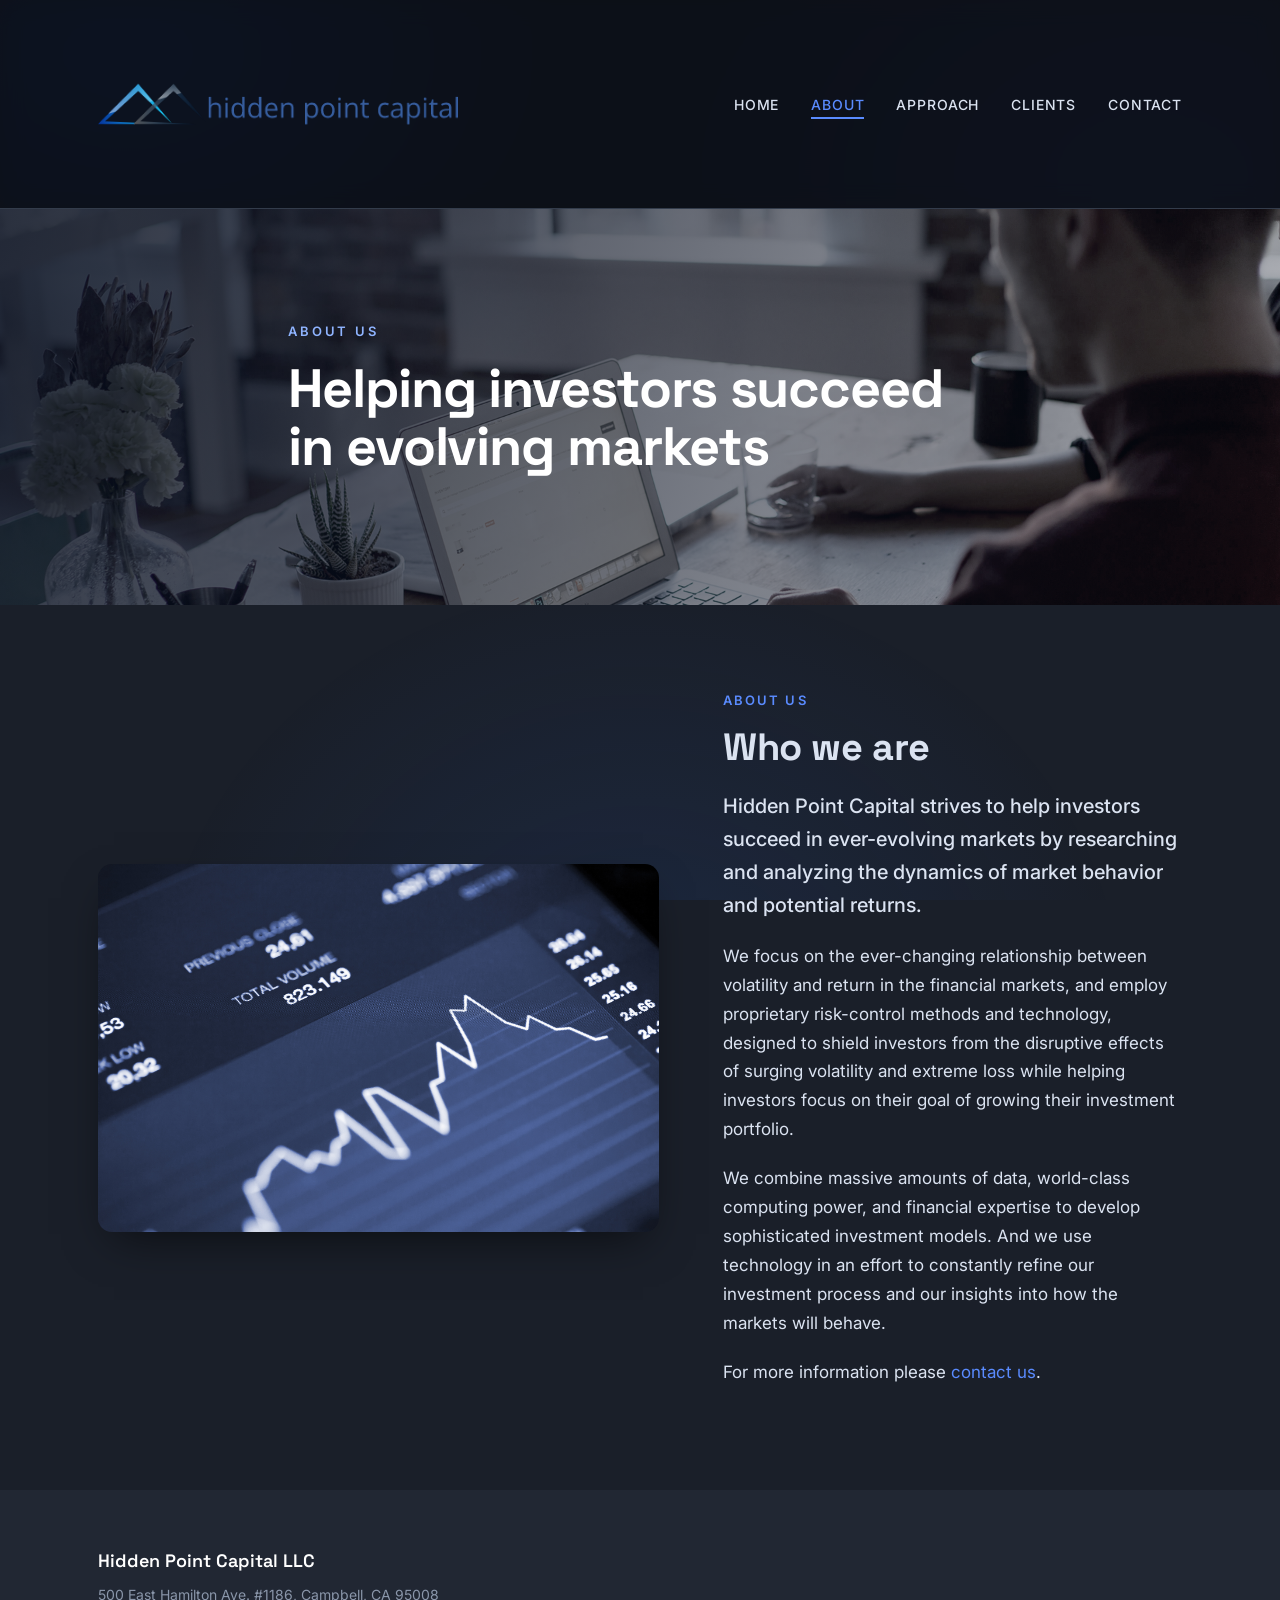
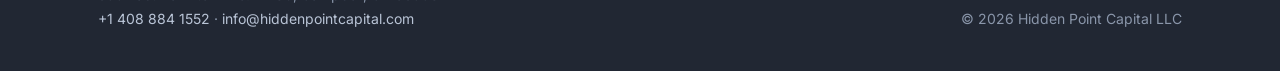
<file: about.html>
<!DOCTYPE html>
<html lang="en">
<head>
  <meta charset="UTF-8">
  <meta name="viewport" content="width=device-width, initial-scale=1">
  <title>About | Hidden Point Capital</title>
  <meta name="description" content="About Hidden Point Capital.">
  <script>document.documentElement.classList.add('js');</script>
  <link rel="stylesheet" href="css/style.css?v=11">
  <link rel="stylesheet" href="css/enhance.css?v=2">
</head>
<body>
  <header class="site-header">
    <nav class="nav">
      <a class="logo" href="index.html"><img src="images/logo.png" alt="Hidden Point Capital"></a>
      <button class="nav-toggle" aria-label="Menu" onclick="toggleMenu()">&#9776;</button>
      <ul id="menu">
        <li><a href="index.html">Home</a></li>
        <li><a class="active" href="about.html">About</a></li>
        <li><a href="approach.html">Approach</a></li>
        <li><a href="clients.html">Clients</a></li>
        <li><a href="contact.html">Contact</a></li>
      </ul>
    </nav>
  </header>

  <section class="hero compact" style="background-image:url('images/about.png')">
    <div class="hero-overlay"></div>
    <div class="container hero-content">
      <p class="eyebrow">About us</p>
      <h1>Helping investors succeed in evolving markets</h1>
    </div>
  </section>

  <section class="section">
    <div class="container split reverse reveal">
      <div>
        <p class="eyebrow-dark">About us</p>
        <h2>Who we are</h2>
        <p class="lead">Hidden Point Capital strives to help investors succeed in ever-evolving markets by researching and analyzing the dynamics of market behavior and potential returns.</p>
        <p>We focus on the ever-changing relationship between volatility and return in the financial markets, and employ proprietary risk-control methods and technology, designed to shield investors from the disruptive effects of surging volatility and extreme loss while helping investors focus on their goal of growing their investment portfolio.</p>
        <p>We combine massive amounts of data, world-class computing power, and financial expertise to develop sophisticated investment models. And we use technology in an effort to constantly refine our investment process and our insights into how the markets will behave.</p>
        <p>For more information please <a href="contact.html">contact us</a>.</p>
      </div>
      <div class="media">
        <img src="images/approach-market-analysis.jpg" alt="Market analysis">
      </div>
    </div>
  </section>

  <footer class="site-footer">
    <div class="container">
      <div>
        <div class="brand">Hidden Point Capital LLC</div>
        500 East Hamilton Ave. #1186, Campbell, CA 95008<br>
        <a href="tel:+14088841552">+1 408 884 1552</a> &middot; <a href="mailto:info@hiddenpointcapital.com">info@hiddenpointcapital.com</a>
      </div>
      <div>&copy; <span id="year"></span> Hidden Point Capital LLC</div>
    </div>
  </footer>
  <script src="js/main.js?v=2"></script>
</body>
</html>
</file>
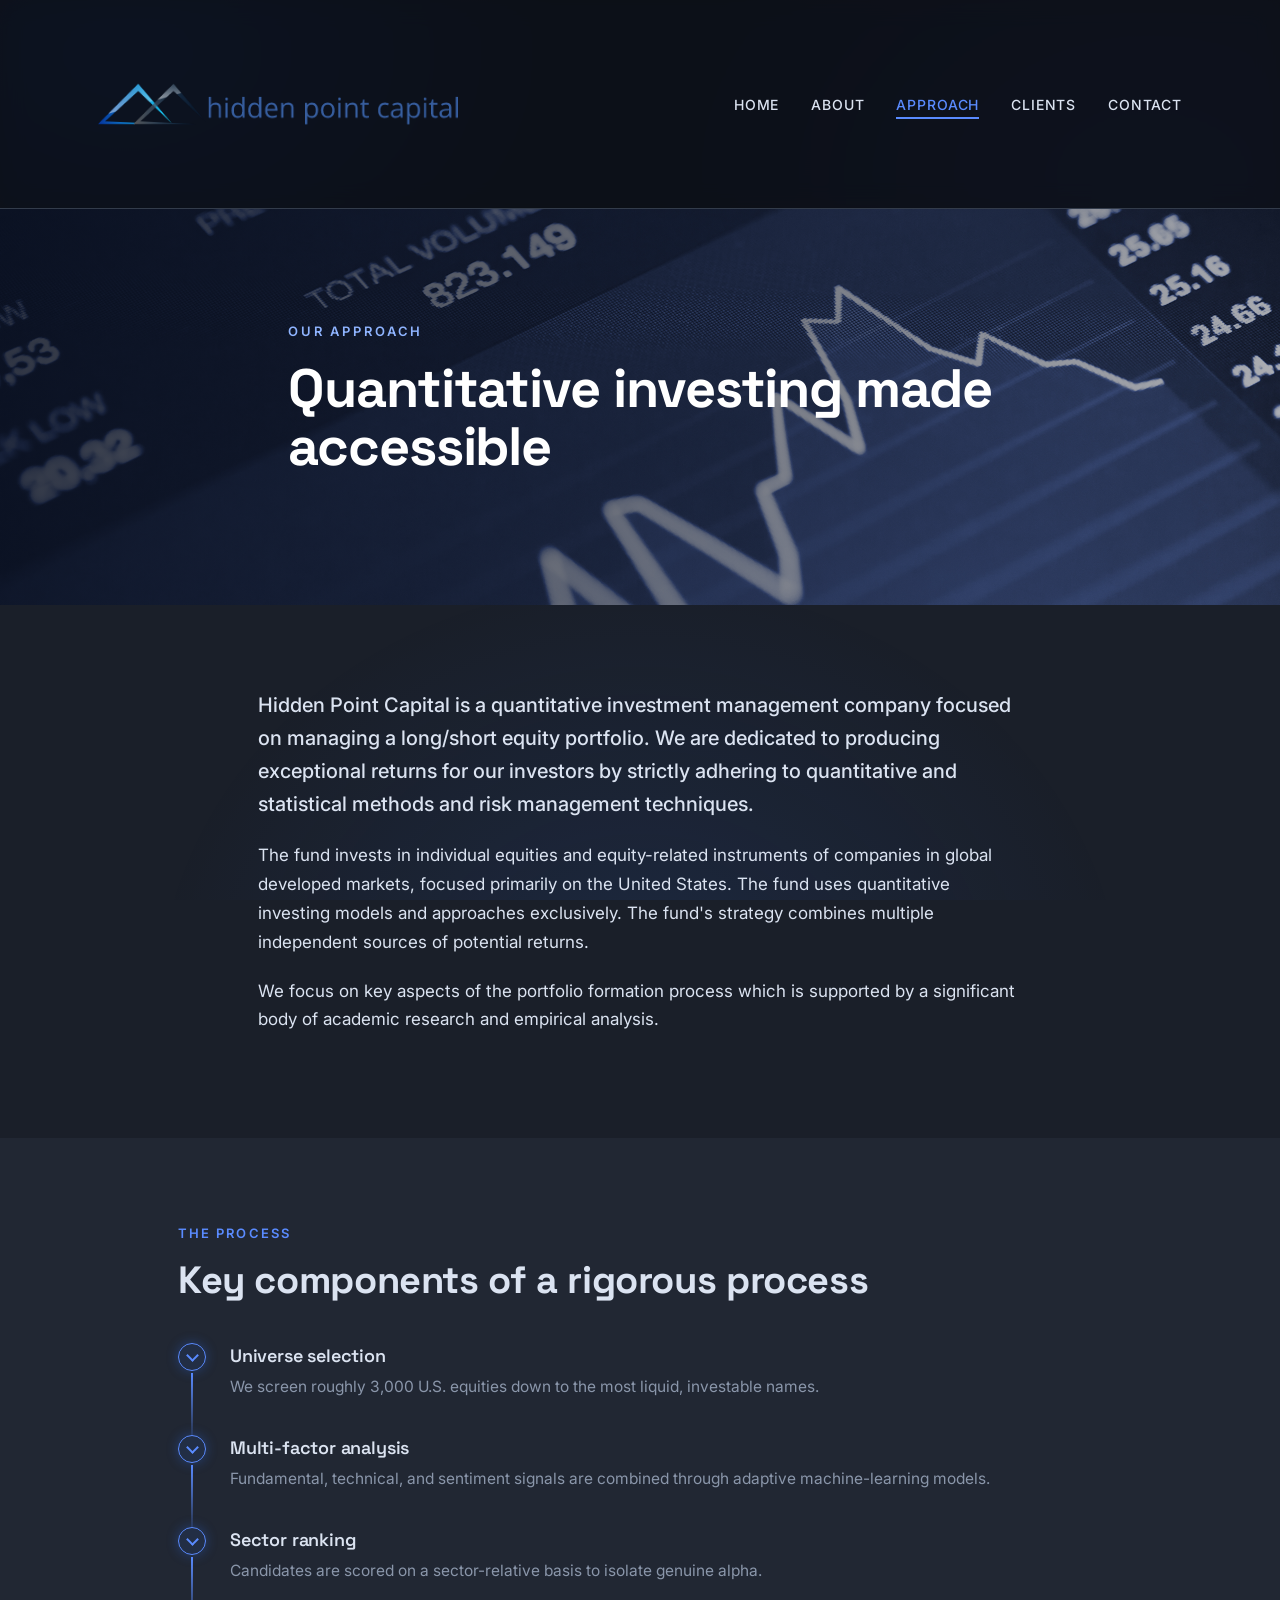
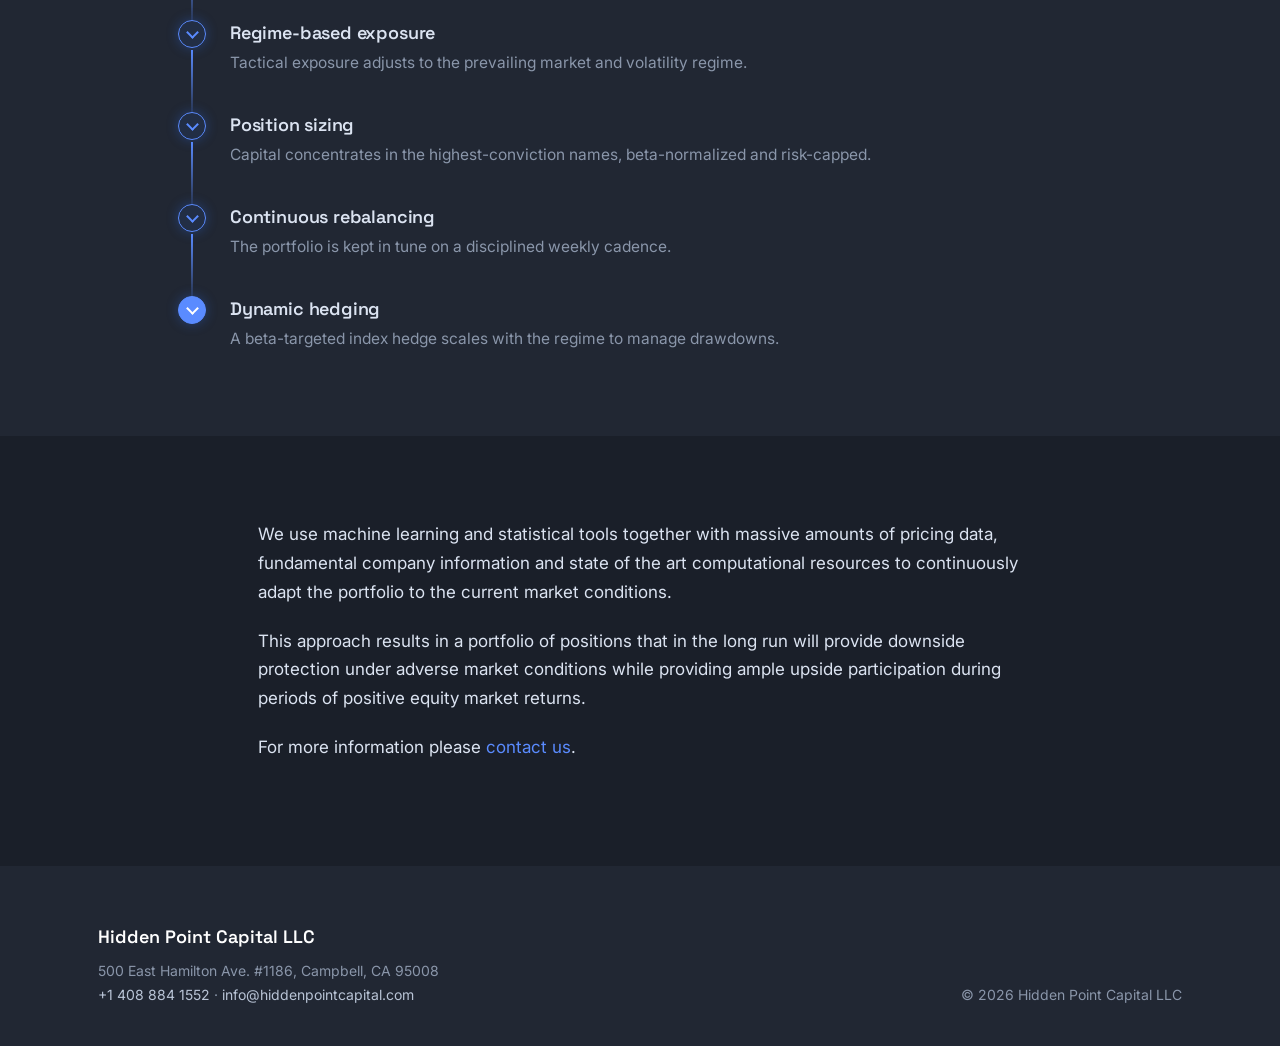
<file: approach.html>
<!DOCTYPE html>
<html lang="en">
<head>
  <meta charset="UTF-8">
  <meta name="viewport" content="width=device-width, initial-scale=1">
  <title>Approach | Hidden Point Capital</title>
  <meta name="description" content="Quantitative investing made accessible.">
  <script>document.documentElement.classList.add('js');</script>
  <link rel="stylesheet" href="css/style.css?v=11">
  <link rel="stylesheet" href="css/enhance.css?v=2">
</head>
<body>
  <header class="site-header">
    <nav class="nav">
      <a class="logo" href="index.html"><img src="images/logo.png" alt="Hidden Point Capital"></a>
      <button class="nav-toggle" aria-label="Menu" onclick="toggleMenu()">&#9776;</button>
      <ul id="menu">
        <li><a href="index.html">Home</a></li>
        <li><a href="about.html">About</a></li>
        <li><a class="active" href="approach.html">Approach</a></li>
        <li><a href="clients.html">Clients</a></li>
        <li><a href="contact.html">Contact</a></li>
      </ul>
    </nav>
  </header>

  <section class="hero compact" style="background-image:url('images/approach-market-analysis.jpg')">
    <div class="hero-overlay"></div>
    <div class="container hero-content">
      <p class="eyebrow">Our approach</p>
      <h1>Quantitative investing made accessible</h1>
    </div>
  </section>

  <section class="section">
    <div class="container reveal" style="max-width:820px">
      <p class="lead">Hidden Point Capital is a quantitative investment management company focused on managing a long/short equity portfolio. We are dedicated to producing exceptional returns for our investors by strictly adhering to quantitative and statistical methods and risk management techniques.</p>
      <p>The fund invests in individual equities and equity-related instruments of companies in global developed markets, focused primarily on the United States. The fund uses quantitative investing models and approaches exclusively. The fund's strategy combines multiple independent sources of potential returns.</p>
      <p>We focus on key aspects of the portfolio formation process which is supported by a significant body of academic research and empirical analysis.</p>
    </div>
  </section>

  <section class="section alt">
    <div class="container reveal" style="max-width:980px">
      <p class="eyebrow-dark">The process</p>
      <h2>Key components of a rigorous process</h2>
      <ol class="pipeline">
        <li class="step">
          <span class="step-node"></span>
          <div class="step-body">
            <h3>Universe selection</h3>
            <p>We screen roughly 3,000 U.S. equities down to the most liquid, investable names.</p>
          </div>
        </li>
        <li class="step">
          <span class="step-node"></span>
          <div class="step-body">
            <h3>Multi-factor analysis</h3>
            <p>Fundamental, technical, and sentiment signals are combined through adaptive machine-learning models.</p>
          </div>
        </li>
        <li class="step">
          <span class="step-node"></span>
          <div class="step-body">
            <h3>Sector ranking</h3>
            <p>Candidates are scored on a sector-relative basis to isolate genuine alpha.</p>
          </div>
        </li>
        <li class="step">
          <span class="step-node"></span>
          <div class="step-body">
            <h3>Regime-based exposure</h3>
            <p>Tactical exposure adjusts to the prevailing market and volatility regime.</p>
          </div>
        </li>
        <li class="step">
          <span class="step-node"></span>
          <div class="step-body">
            <h3>Position sizing</h3>
            <p>Capital concentrates in the highest-conviction names, beta-normalized and risk-capped.</p>
          </div>
        </li>
        <li class="step">
          <span class="step-node"></span>
          <div class="step-body">
            <h3>Continuous rebalancing</h3>
            <p>The portfolio is kept in tune on a disciplined weekly cadence.</p>
          </div>
        </li>
        <li class="step">
          <span class="step-node"></span>
          <div class="step-body">
            <h3>Dynamic hedging</h3>
            <p>A beta-targeted index hedge scales with the regime to manage drawdowns.</p>
          </div>
        </li>
      </ol>
    </div>
  </section>

  <section class="section">
    <div class="container reveal" style="max-width:820px">
      <p>We use machine learning and statistical tools together with massive amounts of pricing data, fundamental company information and state of the art computational resources to continuously adapt the portfolio to the current market conditions.</p>
      <p>This approach results in a portfolio of positions that in the long run will provide downside protection under adverse market conditions while providing ample upside participation during periods of positive equity market returns.</p>
      <p>For more information please <a href="contact.html">contact us</a>.</p>
    </div>
  </section>

  <footer class="site-footer">
    <div class="container">
      <div>
        <div class="brand">Hidden Point Capital LLC</div>
        500 East Hamilton Ave. #1186, Campbell, CA 95008<br>
        <a href="tel:+14088841552">+1 408 884 1552</a> &middot; <a href="mailto:info@hiddenpointcapital.com">info@hiddenpointcapital.com</a>
      </div>
      <div>&copy; <span id="year"></span> Hidden Point Capital LLC</div>
    </div>
  </footer>
  <script src="js/main.js?v=2"></script>
</body>
</html>
</file>
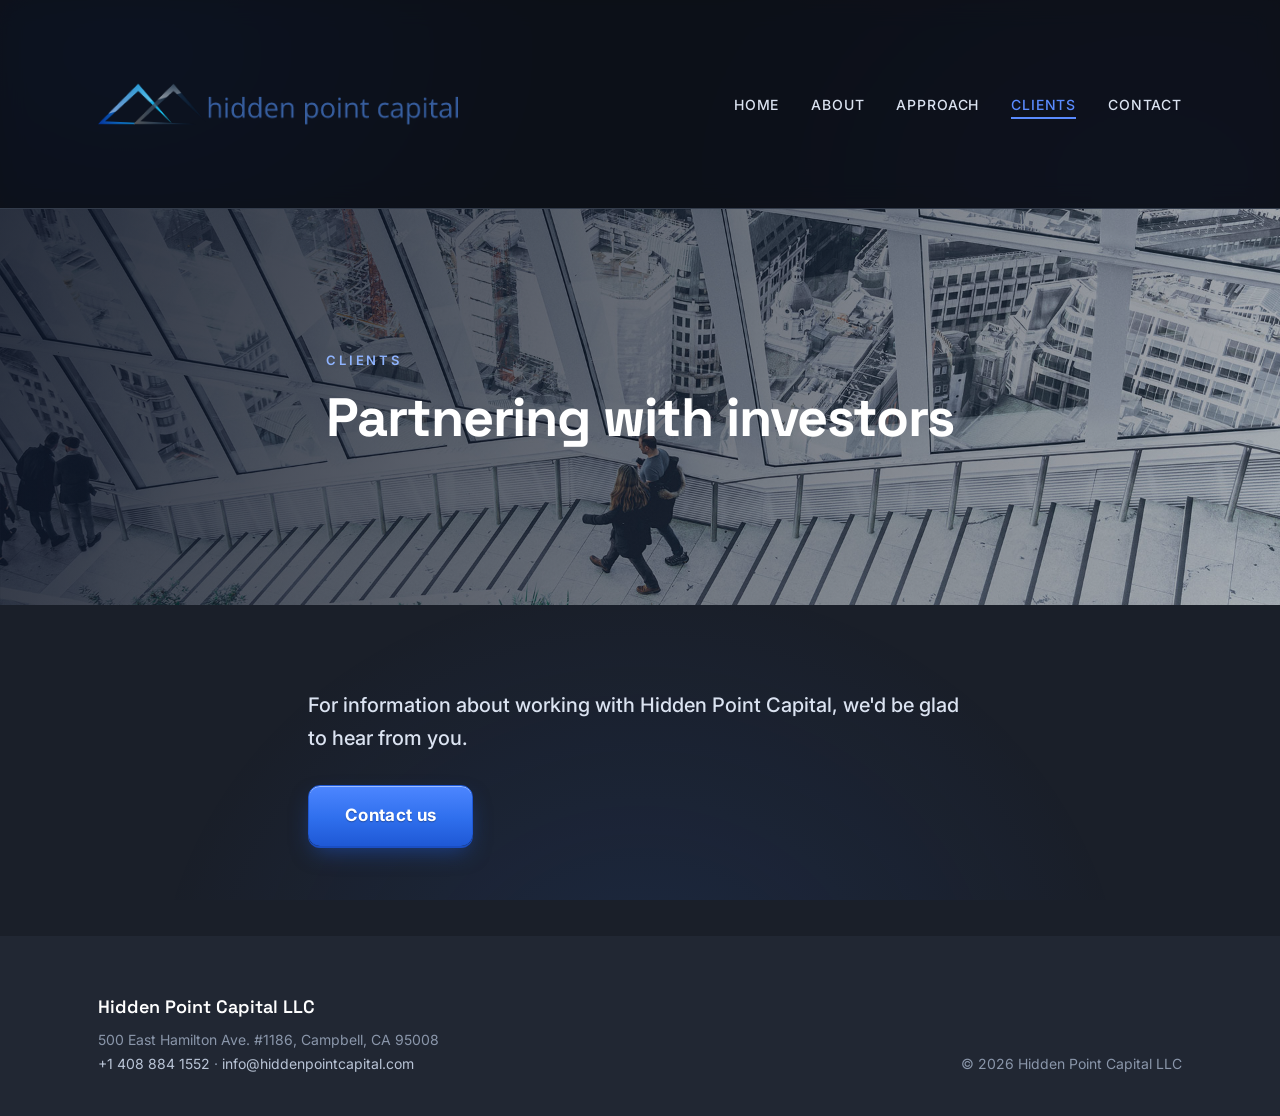
<file: clients.html>
<!DOCTYPE html>
<html lang="en">
<head>
  <meta charset="UTF-8">
  <meta name="viewport" content="width=device-width, initial-scale=1">
  <title>Clients | Hidden Point Capital</title>
  <meta name="description" content="Hidden Point Capital clients.">
  <script>document.documentElement.classList.add('js');</script>
  <link rel="stylesheet" href="css/style.css?v=11">
  <link rel="stylesheet" href="css/enhance.css?v=2">
</head>
<body>
  <header class="site-header">
    <nav class="nav">
      <a class="logo" href="index.html"><img src="images/logo.png" alt="Hidden Point Capital"></a>
      <button class="nav-toggle" aria-label="Menu" onclick="toggleMenu()">&#9776;</button>
      <ul id="menu">
        <li><a href="index.html">Home</a></li>
        <li><a href="about.html">About</a></li>
        <li><a href="approach.html">Approach</a></li>
        <li><a class="active" href="clients.html">Clients</a></li>
        <li><a href="contact.html">Contact</a></li>
      </ul>
    </nav>
  </header>

  <section class="hero compact" style="background-image:url('images/home-contact.jpg')">
    <div class="hero-overlay"></div>
    <div class="container hero-content">
      <p class="eyebrow">Clients</p>
      <h1>Partnering with investors</h1>
    </div>
  </section>

  <section class="section">
    <div class="container reveal" style="max-width:720px">
      <p class="lead">For information about working with Hidden Point Capital, we'd be glad to hear from you.</p>
      <div class="cta" style="margin-top:24px"><a class="btn" href="contact.html">Contact us</a></div>
    </div>
  </section>

  <footer class="site-footer">
    <div class="container">
      <div>
        <div class="brand">Hidden Point Capital LLC</div>
        500 East Hamilton Ave. #1186, Campbell, CA 95008<br>
        <a href="tel:+14088841552">+1 408 884 1552</a> &middot; <a href="mailto:info@hiddenpointcapital.com">info@hiddenpointcapital.com</a>
      </div>
      <div>&copy; <span id="year"></span> Hidden Point Capital LLC</div>
    </div>
  </footer>
  <script src="js/main.js?v=2"></script>
</body>
</html>
</file>
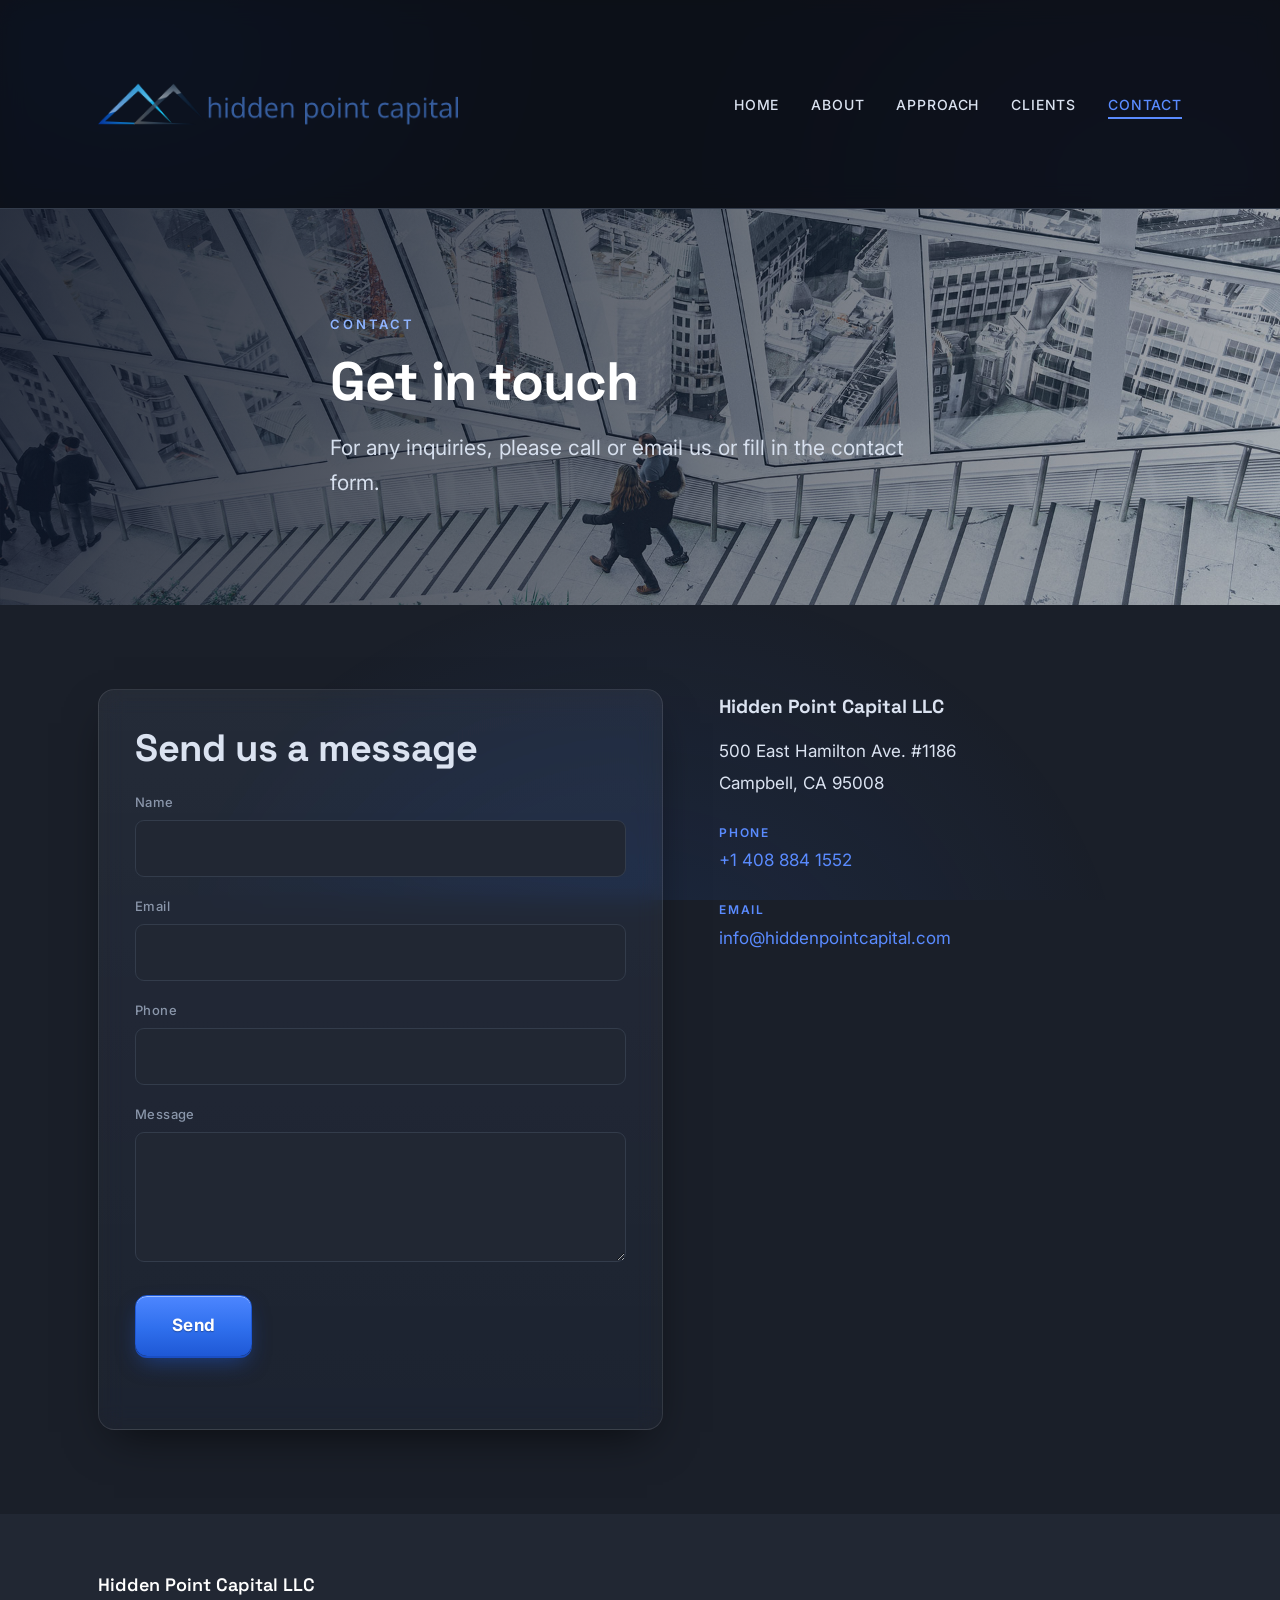
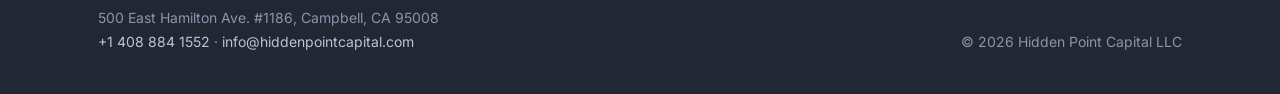
<file: contact.html>
<!DOCTYPE html>
<html lang="en">
<head>
  <meta charset="UTF-8">
  <meta name="viewport" content="width=device-width, initial-scale=1">
  <title>Contact | Hidden Point Capital</title>
  <meta name="description" content="Contact Hidden Point Capital.">
  <script>document.documentElement.classList.add('js');</script>
  <link rel="stylesheet" href="css/style.css?v=11">
  <link rel="stylesheet" href="css/enhance.css?v=2">
</head>
<body>
  <header class="site-header">
    <nav class="nav">
      <a class="logo" href="index.html"><img src="images/logo.png" alt="Hidden Point Capital"></a>
      <button class="nav-toggle" aria-label="Menu" onclick="toggleMenu()">&#9776;</button>
      <ul id="menu">
        <li><a href="index.html">Home</a></li>
        <li><a href="about.html">About</a></li>
        <li><a href="approach.html">Approach</a></li>
        <li><a href="clients.html">Clients</a></li>
        <li><a class="active" href="contact.html">Contact</a></li>
      </ul>
    </nav>
  </header>

  <section class="hero compact" style="background-image:url('images/home-contact.jpg')">
    <div class="hero-overlay"></div>
    <div class="container hero-content">
      <p class="eyebrow">Contact</p>
      <h1>Get in touch</h1>
      <p class="sub">For any inquiries, please call or email us or fill in the contact form.</p>
    </div>
  </section>

  <section class="section">
    <div class="container contact-grid reveal">
      <div class="card">
        <h2 style="margin-top:0">Send us a message</h2>
        <form class="fs-form" action="https://formspree.io/f/mykqnlzl" method="POST">
          <div class="form-field">
            <label for="name">Name</label>
            <input type="text" id="name" name="name">
          </div>
          <div class="form-field">
            <label for="email">Email</label>
            <input type="email" id="email" name="email" required>
          </div>
          <div class="form-field">
            <label for="phone">Phone</label>
            <input type="tel" id="phone" name="phone">
          </div>
          <div class="form-field">
            <label for="message">Message</label>
            <textarea id="message" name="message" required></textarea>
          </div>
          <button class="btn" type="submit">Send</button>
          <p class="form-status" role="status" aria-live="polite"></p>
        </form>
      </div>
      <div class="addr">
        <strong>Hidden Point Capital LLC</strong>
        500 East Hamilton Ave. #1186<br>
        Campbell, CA 95008
        <div class="label">Phone</div>
        <a href="tel:+14088841552">+1 408 884 1552</a>
        <div class="label">Email</div>
        <a href="mailto:info@hiddenpointcapital.com">info@hiddenpointcapital.com</a>
      </div>
    </div>
  </section>

  <footer class="site-footer">
    <div class="container">
      <div>
        <div class="brand">Hidden Point Capital LLC</div>
        500 East Hamilton Ave. #1186, Campbell, CA 95008<br>
        <a href="tel:+14088841552">+1 408 884 1552</a> &middot; <a href="mailto:info@hiddenpointcapital.com">info@hiddenpointcapital.com</a>
      </div>
      <div>&copy; <span id="year"></span> Hidden Point Capital LLC</div>
    </div>
  </footer>
  <script src="js/main.js?v=2"></script>
</body>
</html>
</file>
<file: css/style.css>
/* Hidden Point Capital — modern theme */
@import url('https://fonts.googleapis.com/css2?family=Space+Grotesk:wght@500;600;700&family=Inter:wght@400;500;600&display=swap');

:root {
  --ink: #dbe3f1;
  --muted: #8a96aa;
  --accent: #5a8bff;
  --accent-deep: #2f6fed;
  --line: #333c4b;
  --bg: #1a1f29;
  --bg-alt: #212733;
  --card: #252c39;
  --dark: #212733;
  --max: 1140px;
  --shadow: 0 18px 44px -16px rgba(0, 0, 0, .65);
}

* { box-sizing: border-box; }
html { scroll-behavior: smooth; }

body {
  margin: 0;
  font-family: "Inter", system-ui, -apple-system, "Segoe UI", sans-serif;
  color: var(--ink);
  background: var(--bg);
  line-height: 1.7;
  font-size: 17px;
  -webkit-font-smoothing: antialiased;
}

img { max-width: 100%; display: block; }
a { color: var(--accent); text-decoration: none; transition: color .2s; }
a:hover { color: var(--accent-deep); }

h1, h2, h3 { font-family: "Space Grotesk", "Inter", sans-serif; letter-spacing: -.01em; line-height: 1.15; }

.container { max-width: var(--max); margin: 0 auto; padding: 0 28px; }

/* Header / nav */
.site-header {
  position: sticky;
  top: 0;
  z-index: 50;
  background: rgba(10, 13, 19, .8);
  backdrop-filter: saturate(160%) blur(12px);
  border-bottom: 1px solid var(--line);
}
.nav {
  display: flex;
  align-items: center;
  justify-content: space-between;
  padding: 14px 28px;
  max-width: var(--max);
  margin: 0 auto;
}
.nav .logo img { height: 180px; width: auto; }
.nav ul { list-style: none; display: flex; gap: 32px; margin: 0; padding: 0; }
.nav a {
  color: var(--ink);
  font-size: 14px;
  font-weight: 500;
  letter-spacing: .06em;
  text-transform: uppercase;
  position: relative;
}
.nav a::after {
  content: ""; position: absolute; left: 0; bottom: -6px; height: 2px; width: 0;
  background: var(--accent); transition: width .25s;
}
.nav a:hover::after, .nav a.active::after { width: 100%; }
.nav a.active { color: var(--accent); }
.nav-toggle { display: none; background: none; border: 0; font-size: 26px; cursor: pointer; color: var(--ink); }

/* Hero */
.hero {
  position: relative;
  min-height: 64vh;
  display: flex;
  align-items: center;
  color: #fff;
  background-size: cover;
  background-position: center;
  overflow: hidden;
}
.hero.compact { min-height: 44vh; }
.hero-overlay {
  position: absolute; inset: 0;
  background: linear-gradient(110deg, rgba(8,15,32,.86) 0%, rgba(8,15,32,.62) 45%, rgba(8,15,32,.30) 100%);
}
.hero-content { position: relative; z-index: 2; max-width: 760px; }
.hero .eyebrow {
  text-transform: uppercase; letter-spacing: .22em; font-size: 13px; font-weight: 600;
  color: #8fb4ff; margin: 0 0 18px;
}
.hero h1 { font-size: clamp(34px, 5vw, 54px); font-weight: 700; line-height: 1.08; letter-spacing: -.02em; margin: 0 0 18px; }
.hero .sub { font-size: clamp(17px, 2vw, 21px); color: #d7e0ee; margin: 0; max-width: 620px; }
.hero .cta { margin-top: 32px; }

/* Buttons */
.btn {
  display: inline-block;
  background: linear-gradient(180deg, #4d86ff 0%, #2f6fed 55%, #1f59d6 100%);
  color: #fff;
  border: 1px solid #1f59d6;
  padding: 15px 36px;
  margin: 6px 8px 6px 0;
  border-radius: 12px;
  font: inherit;
  font-weight: 700;
  cursor: pointer;
  letter-spacing: .02em;
  text-shadow: 0 1px 1px rgba(8,20,50,.35);
  transition: transform .12s ease, box-shadow .2s ease, filter .2s ease;
  box-shadow:
    inset 0 1px 0 rgba(255,255,255,.45),
    0 2px 0 #1a4ec2,
    0 10px 22px -6px rgba(31,89,214,.55);
}
.btn:hover { color: #fff; transform: translateY(-2px); filter: brightness(1.05); box-shadow: inset 0 1px 0 rgba(255,255,255,.5), 0 4px 0 #1a4ec2, 0 16px 28px -8px rgba(31,89,214,.6); }
.btn:active { transform: translateY(2px); box-shadow: inset 0 2px 5px rgba(8,20,50,.4), 0 1px 0 #1a4ec2; }

.btn.ghost {
  background: linear-gradient(180deg, #243453 0%, #16243f 55%, #0e1a30 100%);
  color: #ffffff;
  border: 1px solid #0b1424;
  text-shadow: 0 1px 1px rgba(0,0,0,.4);
  box-shadow:
    inset 0 1px 0 rgba(255,255,255,.18),
    0 2px 0 #0a1322,
    0 10px 22px -8px rgba(5,12,28,.6);
}
.btn.ghost:hover { filter: brightness(1.12); color: #ffffff; box-shadow: inset 0 1px 0 rgba(255,255,255,.22), 0 4px 0 #0a1322, 0 16px 28px -10px rgba(5,12,28,.65); }
.btn.ghost:active { transform: translateY(2px); box-shadow: inset 0 2px 5px rgba(0,0,0,.45), 0 1px 0 #0a1322; }

/* Sections */
.section { padding: 84px 0; }
.section.alt { background: var(--bg-alt); }
.section.dark { background: var(--dark); color: #cdd6e6; }
.section.dark h2 { color: #fff; }
.eyebrow-dark { text-transform: uppercase; letter-spacing: .16em; font-size: 13px; font-weight: 600; color: var(--accent); margin: 0 0 14px; }
.section h2 { font-size: clamp(28px, 3.4vw, 38px); font-weight: 700; line-height: 1.18; margin: 0 0 20px; }
.section h3 { font-size: 22px; font-weight: 600; line-height: 1.35; margin: 32px 0 12px; }
.lead { font-size: clamp(18px, 1.7vw, 20px); line-height: 1.65; color: var(--ink); font-weight: 500; }
.section.dark .lead { color: #eaf0fa; }
p { margin: 0 0 20px; }
.muted { color: var(--muted); }

.split { display: grid; grid-template-columns: 1.1fr .9fr; gap: 64px; align-items: center; }
.split.reverse .media { order: -1; }
.media img { border-radius: 14px; width: 100%; height: 100%; max-height: 520px; object-fit: cover; box-shadow: var(--shadow); }

/* Pillars */
.pillars { display: grid; grid-template-columns: repeat(3, 1fr); gap: 18px; margin-top: 40px; }
.pillar {
  display: block;
  color: var(--ink);
  background: var(--card);
  border: 1px solid var(--line);
  border-radius: 16px;
  padding: 30px 26px;
  transition: transform .2s, box-shadow .2s, border-color .2s;
}
.pillar:hover {
  transform: translateY(-5px);
  box-shadow: var(--shadow);
  border-color: var(--accent);
  color: var(--ink);
}
.pillar h3 { margin: 0; font-size: 19px; color: var(--ink); }
.pillar:hover h3 { color: var(--accent-deep); }

/* Process pipeline (Approach: key components as sequential steps) */
.pipeline { list-style: none; margin: 38px 0 0; padding: 0; }
.pipeline .step {
  position: relative;
  display: grid;
  grid-template-columns: 28px 1fr;
  gap: 24px;
  padding-bottom: 34px;
}
.pipeline .step:last-child { padding-bottom: 0; }
/* connector line linking each node to the next */
.pipeline .step::before {
  content: "";
  position: absolute;
  left: 13px;
  top: 32px;
  bottom: -2px;
  width: 2px;
  background: linear-gradient(180deg, var(--accent), rgba(90,139,255,.14));
}
.pipeline .step:last-child::before { display: none; }
/* arrow node — chevron points down the pipeline */
.step-node {
  width: 28px;
  height: 28px;
  margin-top: 2px;
  border-radius: 50%;
  border: 1.5px solid var(--accent);
  background: rgba(47,111,237,.10);
  display: flex;
  align-items: center;
  justify-content: center;
  position: relative;
  z-index: 2;
  box-shadow: 0 0 12px rgba(47,111,237,.35);
}
.step-node::before {
  content: "";
  width: 7px;
  height: 7px;
  margin-top: -3px;
  border-right: 2px solid var(--accent);
  border-bottom: 2px solid var(--accent);
  transform: rotate(45deg);
}
.pipeline .step:last-child .step-node { background: var(--accent); }
.pipeline .step:last-child .step-node::before { border-color: #fff; }
.step-body { padding-top: 3px; }
.step-body h3 { margin: 0 0 6px; font-size: 18px; color: var(--ink); }
.step-body p { margin: 0; color: var(--muted); font-size: 15.5px; line-height: 1.6; }

/* Lists */
.feature-list { list-style: none; padding: 0; margin: 0 0 20px; }
.feature-list li { position: relative; padding-left: 30px; margin-bottom: 12px; }
.feature-list li::before {
  content: ""; position: absolute; left: 0; top: 11px; width: 8px; height: 8px;
  border-radius: 50%; background: var(--accent);
}

/* Contact */
.contact-grid { display: grid; grid-template-columns: 1.1fr .9fr; gap: 56px; }
.card {
  background: var(--card); border: 1px solid var(--line); border-radius: 16px;
  padding: 36px; box-shadow: var(--shadow);
}
.form-field { margin-bottom: 18px; }
.form-field label { display: block; font-size: 13px; font-weight: 500; margin-bottom: 7px; color: var(--muted); letter-spacing: .03em; }
.form-field input, .form-field textarea {
  width: 100%; padding: 13px 14px; border: 1px solid var(--line); border-radius: 9px;
  font: inherit; color: var(--ink); background: var(--bg-alt); transition: border-color .2s, background .2s;
}
.form-field input:focus, .form-field textarea:focus { outline: none; border-color: var(--accent); background: var(--bg); }
.form-field textarea { min-height: 130px; resize: vertical; }
.form-status { margin: 16px 0 0; font-size: 15px; min-height: 1em; }
.form-status.ok  { color: #4ade80; }
.form-status.err { color: #f87171; }
.addr { font-size: 17px; line-height: 1.9; }
.addr strong { display: block; font-size: 19px; margin-bottom: 10px; font-family: "Space Grotesk"; }
.addr .label { text-transform: uppercase; letter-spacing: .14em; font-size: 12px; color: var(--accent); font-weight: 600; margin-top: 22px; }

/* Footer */
.site-footer { background: var(--dark); color: #8a96aa; padding: 56px 0 40px; font-size: 14px; }
.site-footer .container { display: flex; justify-content: space-between; flex-wrap: wrap; gap: 24px; align-items: flex-end; }
.site-footer .brand { font-family: "Space Grotesk"; color: #fff; font-size: 18px; font-weight: 600; margin-bottom: 6px; }
.site-footer a { color: #b9c4d6; }
.site-footer a:hover { color: #fff; }

/* Hero entrance — pure CSS, runs on every page load */
.hero-content > * { animation: heroRise .9s cubic-bezier(.2,.7,.2,1) both; }
.hero-content > *:nth-child(1) { animation-delay: .05s; }
.hero-content > *:nth-child(2) { animation-delay: .18s; }
.hero-content > *:nth-child(3) { animation-delay: .31s; }
.hero-content > *:nth-child(4) { animation-delay: .44s; }
@keyframes heroRise {
  from { opacity: 0; transform: translateY(28px); }
  to   { opacity: 1; transform: none; }
}
.hero { animation: heroZoom 9s ease-out both; }
@keyframes heroZoom { from { background-size: 112%; } to { background-size: 100%; } }

/* Scroll reveal — only hides content when JS is active (graceful fallback) */
.js .reveal { opacity: 0; transform: translateY(40px); transition: opacity .8s ease, transform .8s cubic-bezier(.2,.7,.2,1); }
.js .reveal.in { opacity: 1; transform: none; }

/* Staggered cards inside a revealed grid */
.js .reveal .pillar { opacity: 0; transform: translateY(28px); transition: opacity .6s ease, transform .6s ease; }
.js .reveal.in .pillar { opacity: 1; transform: none; }
.js .reveal.in .pillar:nth-child(1) { transition-delay: .05s; }
.js .reveal.in .pillar:nth-child(2) { transition-delay: .12s; }
.js .reveal.in .pillar:nth-child(3) { transition-delay: .19s; }
.js .reveal.in .pillar:nth-child(4) { transition-delay: .26s; }
.js .reveal.in .pillar:nth-child(5) { transition-delay: .33s; }
.js .reveal.in .pillar:nth-child(6) { transition-delay: .40s; }

@media (prefers-reduced-motion: reduce) {
  .hero-content > *, .hero { animation: none; }
  .js .reveal, .js .reveal .pillar { opacity: 1; transform: none; transition: none; }
}

/* Responsive */
@media (max-width: 820px) {
  .nav ul {
    display: none; position: absolute; top: 208px; left: 0; right: 0;
    flex-direction: column; background: var(--bg-alt); padding: 20px 28px; gap: 20px;
    border-bottom: 1px solid var(--line); box-shadow: var(--shadow);
  }
  .nav ul.open { display: flex; }
  .nav-toggle { display: block; }
  .split, .contact-grid { grid-template-columns: 1fr; gap: 36px; }
  .split.reverse .media { order: 0; }
  .pillars { grid-template-columns: 1fr 1fr; }
  .section { padding: 60px 0; }
  .hero { min-height: 70vh; }
}
@media (max-width: 480px) {
  .pillars { grid-template-columns: 1fr; }
}
</file>
<file: css/enhance.css>
/* =====================================================================
   REFINED ENHANCEMENTS (optional layer)
   Loaded AFTER style.css. Purely additive — safe to remove.

   TO TURN OFF: remove the <link ... enhance.css> line from each .html
   page (or run: git revert of the commit that added this file).
   The small header-shrink script in js/main.js is harmless if left in.
   ===================================================================== */

/* 1) Ambient background glow — soft depth behind everything */
body::before {
  content: "";
  position: fixed;
  inset: 0;
  z-index: -1;
  pointer-events: none;
  background:
    radial-gradient(620px 440px at 10% 6%,  rgba(47,111,237,.16), transparent 70%),
    radial-gradient(720px 520px at 90% 20%, rgba(90,139,255,.10), transparent 70%),
    radial-gradient(680px 600px at 50% 112%, rgba(47,111,237,.12), transparent 72%);
}

/* 2) Glass cards + hover glow */
.pillar,
.card {
  background: linear-gradient(180deg, rgba(255,255,255,.055), rgba(255,255,255,.02));
  backdrop-filter: blur(12px) saturate(140%);
  -webkit-backdrop-filter: blur(12px) saturate(140%);
  border: 1px solid rgba(255,255,255,.10);
}
.pillar:hover {
  border-color: rgba(90,139,255,.55);
  box-shadow:
    0 0 0 1px rgba(90,139,255,.22),
    0 18px 44px -16px rgba(0,0,0,.65),
    0 10px 34px -8px rgba(47,111,237,.32);
}

/* (Gradient headings and shrinking header were removed by request.) */
</file>
